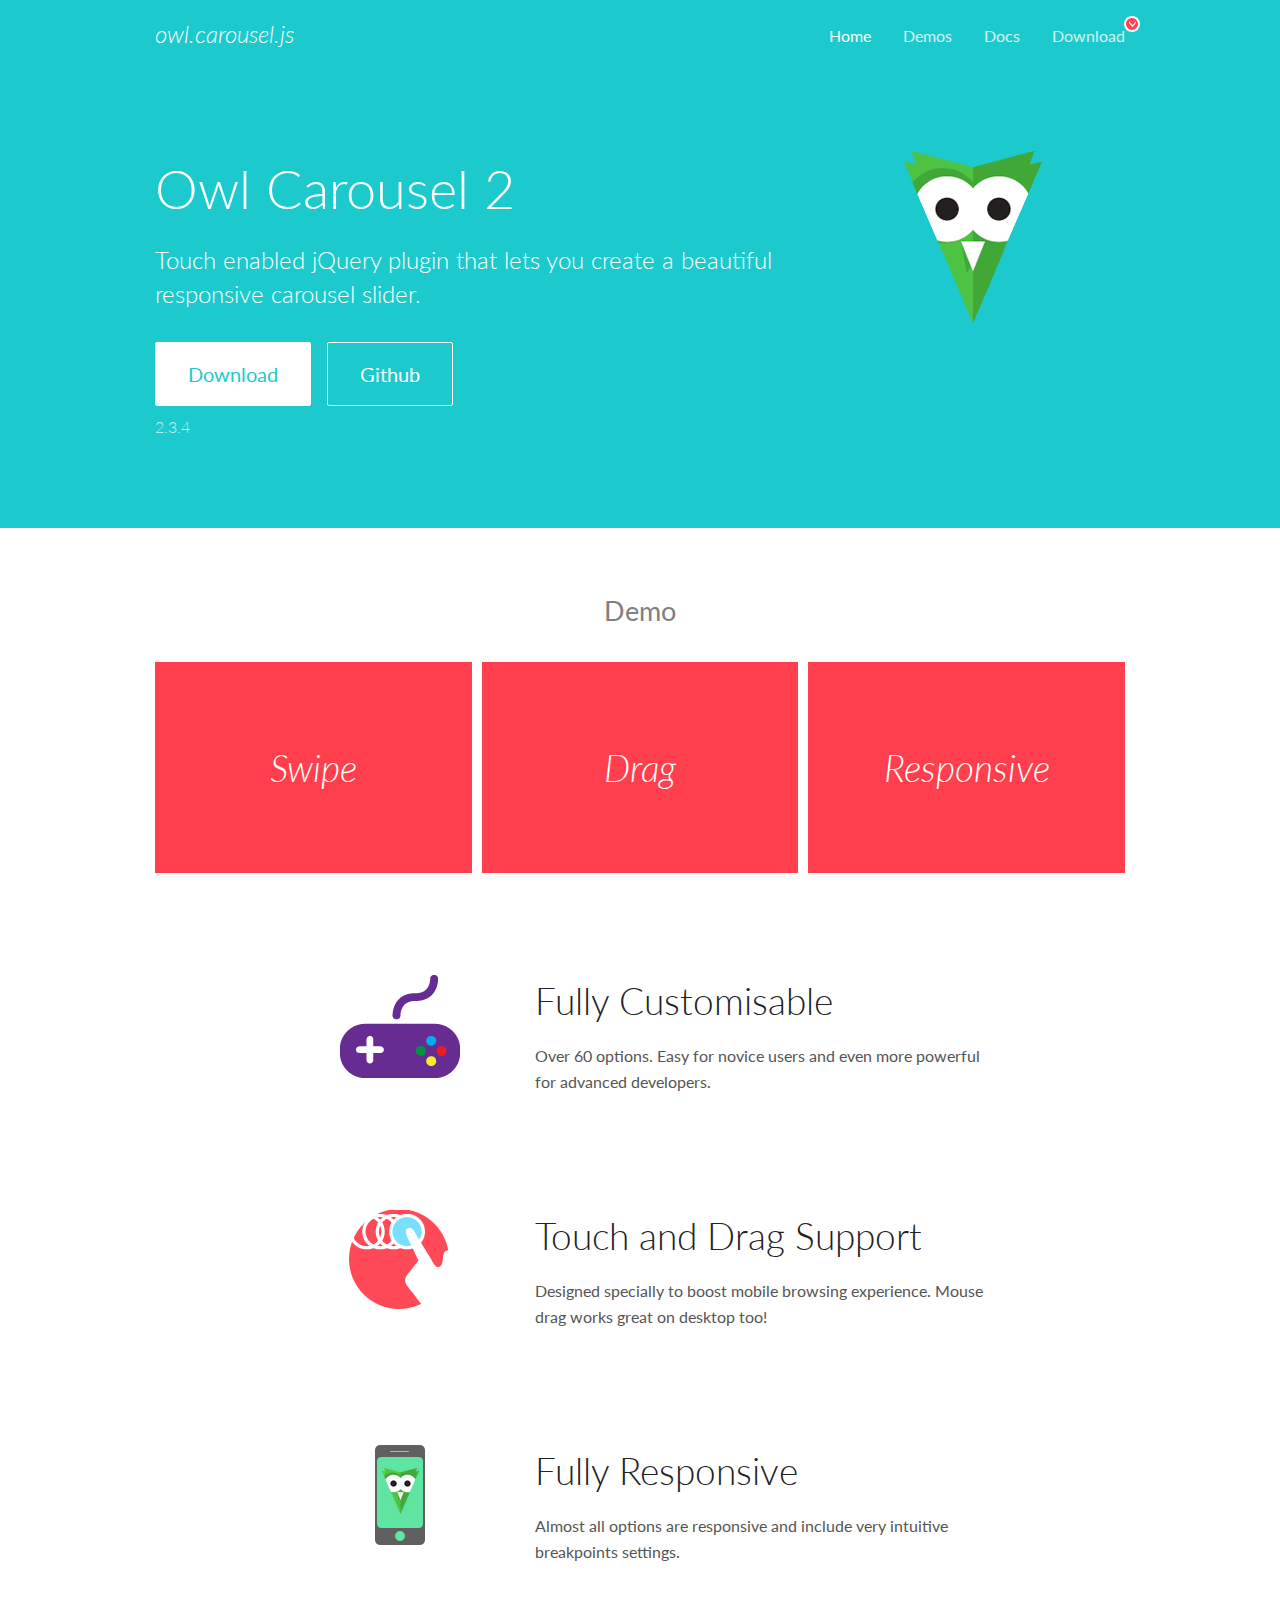
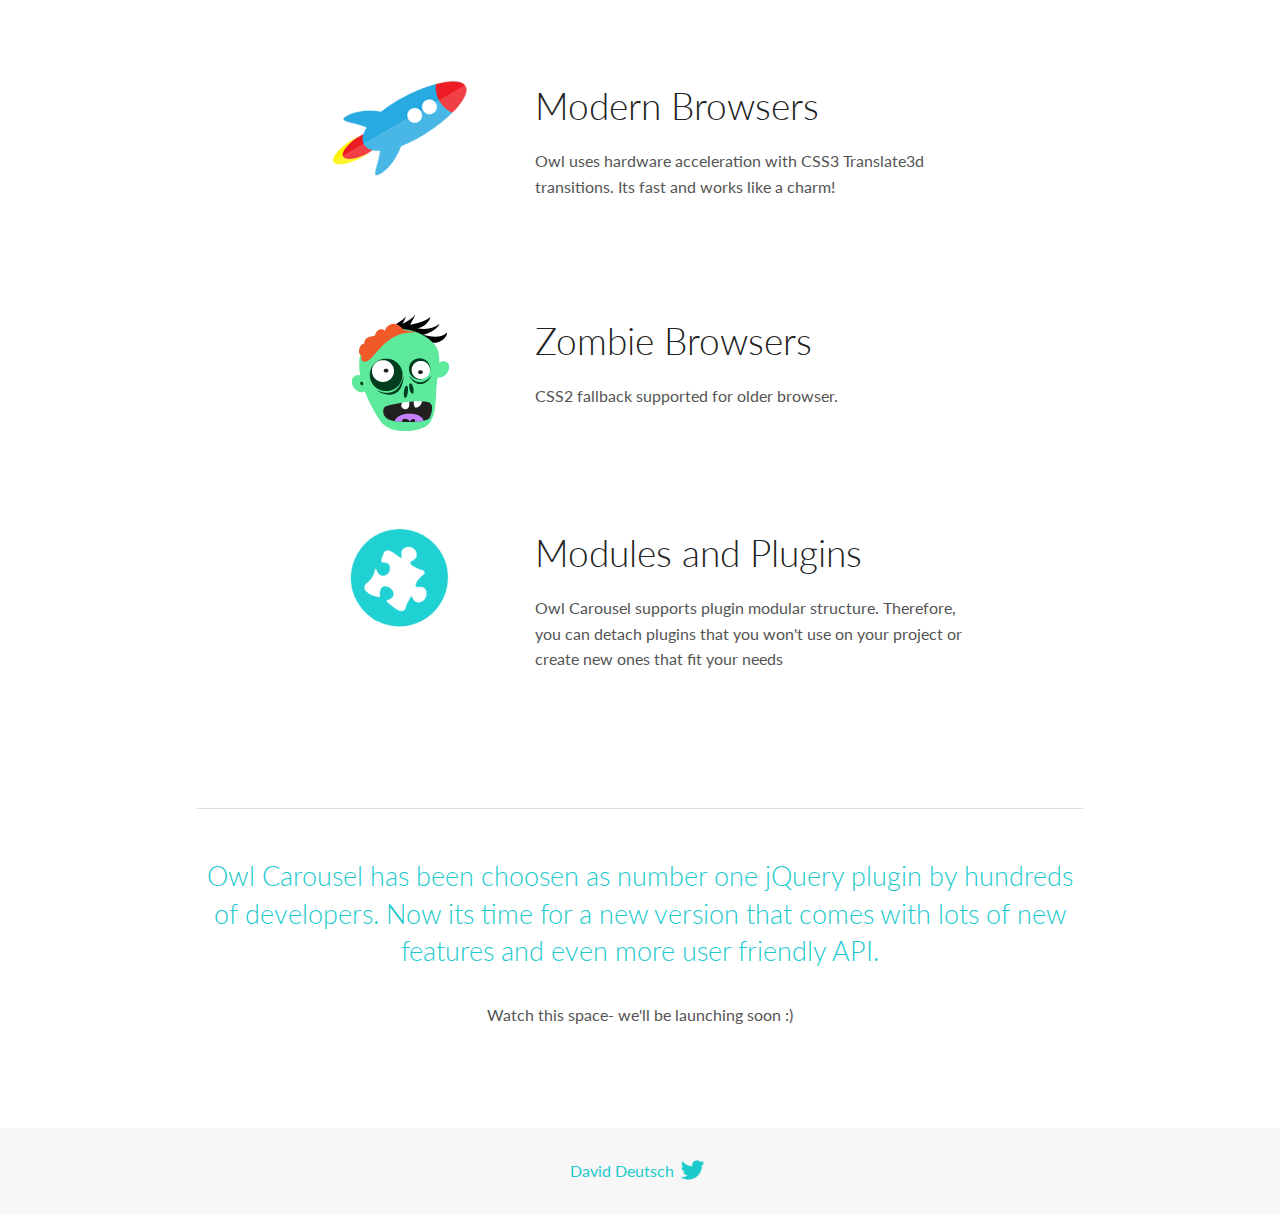
<file: plugin/OwlCarousel/docs/index.html>
<!DOCTYPE html>
<html lang="en">
  <head>

    <!-- head -->
    <meta charset="utf-8">
    <meta name="msapplication-tap-highlight" content="no" />
    <meta name="viewport" content="width=device-width, initial-scale=1.0" />
    <meta name="description" content="Touch enabled jQuery plugin that lets you create beautiful responsive carousel slider.">
    <meta name="author" content="David Deutsch">
    <title>
      Home | Owl Carousel | 2.3.4
    </title>

    <!-- Stylesheets -->
    <link href='https://fonts.googleapis.com/css?family=Lato:300,400,700,400italic,300italic' rel='stylesheet' type='text/css'>
    <link rel="stylesheet" href="assets/css/docs.theme.min.css">

    <!-- Owl Stylesheets -->
    <link rel="stylesheet" href="assets/owlcarousel/assets/owl.carousel.min.css">
    <link rel="stylesheet" href="assets/owlcarousel/assets/owl.theme.default.min.css">

    <!-- HTML5 shim and Respond.js IE8 support of HTML5 elements and media queries -->

    <!--[if lt IE 9]>
      <script src="https://oss.maxcdn.com/libs/html5shiv/3.7.0/html5shiv.js"></script>
      <script src="https://oss.maxcdn.com/libs/respond.js/1.3.0/respond.min.js"></script>
    <![endif]-->

    <!-- Favicons -->
    <link rel="apple-touch-icon-precomposed" sizes="144x144" href="assets/ico/apple-touch-icon-144-precomposed.png">
    <link rel="shortcut icon" href="assets/ico/favicon.png">
    <link rel="shortcut icon" href="favicon.ico">

    <!-- Yeah i know js should not be in header. Its required for demos.-->

    <!-- javascript -->
    <script src="assets/vendors/jquery.min.js"></script>
    <script src="assets/owlcarousel/owl.carousel.js"></script>
  </head>
  <body>

    <!-- header -->
    <header class="header">
      <div class="row">
        <div class="large-12 columns">
          <div class="brand left">
            <h3>
              <a href="/OwlCarousel2/">owl.carousel.js</a> 
            </h3>
          </div>
          <a id="toggle-nav" class="right">
            <span></span> <span></span> <span></span> 
          </a> 
          <div class="nav-bar">
            <ul class="clearfix">
              <li class="active">
                <a href="/OwlCarousel2/index.html">Home</a> 
              </li>
              <li> <a href="/OwlCarousel2/demos/demos.html">Demos</a>  </li>
              <li> <a href="/OwlCarousel2/docs/started-welcome.html">Docs</a>  </li>
              <li>
                <a href="https://github.com/OwlCarousel2/OwlCarousel2/archive/2.3.4.zip">Download</a> 
                <span class="download"></span> 
              </li>
            </ul>
          </div>
        </div>
      </div>
    </header>

    <!-- home panel -->
    <section id="hero">
      <div class="row">
        <div class="large-8 medium-8 columns">
          <h1>Owl Carousel 2</h1>
          <h4>Touch enabled jQuery plugin that lets you create a beautiful responsive carousel slider.</h4>
          <a href="https://github.com/OwlCarousel2/OwlCarousel2/archive/2.3.4.zip" class="hero-button">Download</a> 
          <a href="https://github.com/OwlCarousel2/OwlCarousel2" class="hero-button outline">Github</a> 
          <p>2.3.4</p>
        </div>
        <div class="large-4 medium-4 columns">
          <img class="owl-logo" src="assets/img/owl-logo.png" alt="mr. Owl">
        </div>
      </div>
    </section>

    <!-- body -->
    <div class="home-demo">
      <div class="row">
        <div class="large-12 columns">
          <h3>Demo</h3>
          <div class="owl-carousel">
            <div class="item">
              <h2>Swipe</h2>
            </div>
            <div class="item">
              <h2>Drag</h2>
            </div>
            <div class="item">
              <h2>Responsive</h2>
            </div>
            <div class="item">
              <h2>CSS3</h2>
            </div>
            <div class="item">
              <h2>Fast</h2>
            </div>
            <div class="item">
              <h2>Easy</h2>
            </div>
            <div class="item">
              <h2>Free</h2>
            </div>
            <div class="item">
              <h2>Upgradable</h2>
            </div>
            <div class="item">
              <h2>Tons of options</h2>
            </div>
            <div class="item">
              <h2>Infinity</h2>
            </div>
            <div class="item">
              <h2>Auto Width</h2>
            </div>
          </div>
        </div>
      </div>
    </div>
    <script>
      var owl = $('.owl-carousel');
      owl.owlCarousel({
        margin: 10,
        loop: true,
        responsive: {
          0: {
            items: 1
          },
          600: {
            items: 2
          },
          1000: {
            items: 3
          }
        }
      })
    </script>

    <!-- features -->
    <div id="features">
      <div class="row">
        <div class="small-12 medium-9 small-centered columns">
          <section class="row feature">
            <div class="medium-4 small-12 columns">
              <img src="assets/img/feature-options.png" alt="">
            </div>
            <div class="medium-8 small-12 columns">
              <h2>Fully Customisable</h2>
              <p>Over 60 options. Easy for novice users and even more powerful for advanced developers.</p>
            </div>
          </section>
          <section class="row feature">
            <div class="medium-4 small-12 columns">
              <img src="assets/img/feature-drag.png" alt="">
            </div>
            <div class="medium-8 small-12 columns">
              <h2>Touch and Drag Support</h2>
              <p>Designed specially to boost mobile browsing experience. Mouse drag works great on desktop too!</p>
            </div>
          </section>
          <section class="row feature">
            <div class="medium-4 small-12 columns">
              <img src="assets/img/feature-responsive.png" alt="">
            </div>
            <div class="medium-8 small-12 columns">
              <h2>Fully Responsive</h2>
              <p>Almost all options are responsive and include very intuitive breakpoints settings.</p>
            </div>
          </section>
          <section class="row feature">
            <div class="medium-4 small-12 columns">
              <img src="assets/img/feature-modern.png" alt="">
            </div>
            <div class="medium-8 small-12 columns">
              <h2>Modern Browsers</h2>
              <p>Owl uses hardware acceleration with CSS3 Translate3d transitions. Its fast and works like a charm! </p>
            </div>
          </section>
          <section class="row feature">
            <div class="medium-4 small-12 columns">
              <img src="assets/img/feature-zombie.png" alt="">
            </div>
            <div class="medium-8 small-12 columns">
              <h2>Zombie Browsers</h2>
              <p>CSS2 fallback supported for older browser.</p>
            </div>
          </section>
          <section class="row feature">
            <div class="medium-4 small-12 columns">
              <img src="assets/img/feature-module.png" alt="">
            </div>
            <div class="medium-8 small-12 columns">
              <h2>Modules and Plugins</h2>
              <p>Owl Carousel supports plugin modular structure. Therefore, you can detach plugins that you won&#x27;t use on your project or create new ones that fit your needs</p>
            </div>
          </section>
        </div>
      </div>
    </div>

    <!-- footer -->
    <section id="teaser-text">
      <div class="row">
        <div class="small-12 medium-11 small-centered columns">
          <hr>
          <h3 id="owl-carousel-has-been-choosen-as-number-one-jquery-plugin-by-hundreds-of-developers-now-its-time-for-a-new-version-that-comes-with-lots-of-new-features-and-even-more-user-friendly-api-">Owl Carousel has been choosen as number one jQuery plugin by hundreds of developers. Now its time for a new version that comes with lots of new features and even more user friendly API.</h3>
          <p>Watch this space- we&#39;ll be launching soon :)</p>
        </div>
      </div>
    </section>

    <!-- footer -->
    <footer class="footer">
      <div class="row">
        <div class="large-12 columns">
          <h5>
            <a href="/OwlCarousel2/docs/support-contact.html">David Deutsch</a> 
            <a id="custom-tweet-button" href="https://twitter.com/share?url=https://github.com/OwlCarousel2/OwlCarousel2&text=Owl Carousel - This is so awesome! " target="_blank"></a> 
          </h5>
        </div>
      </div>
    </footer>

    <!-- vendors -->
    <script src="assets/vendors/highlight.js"></script>
    <script src="assets/js/app.js"></script>
  </body>
</html>
</file>
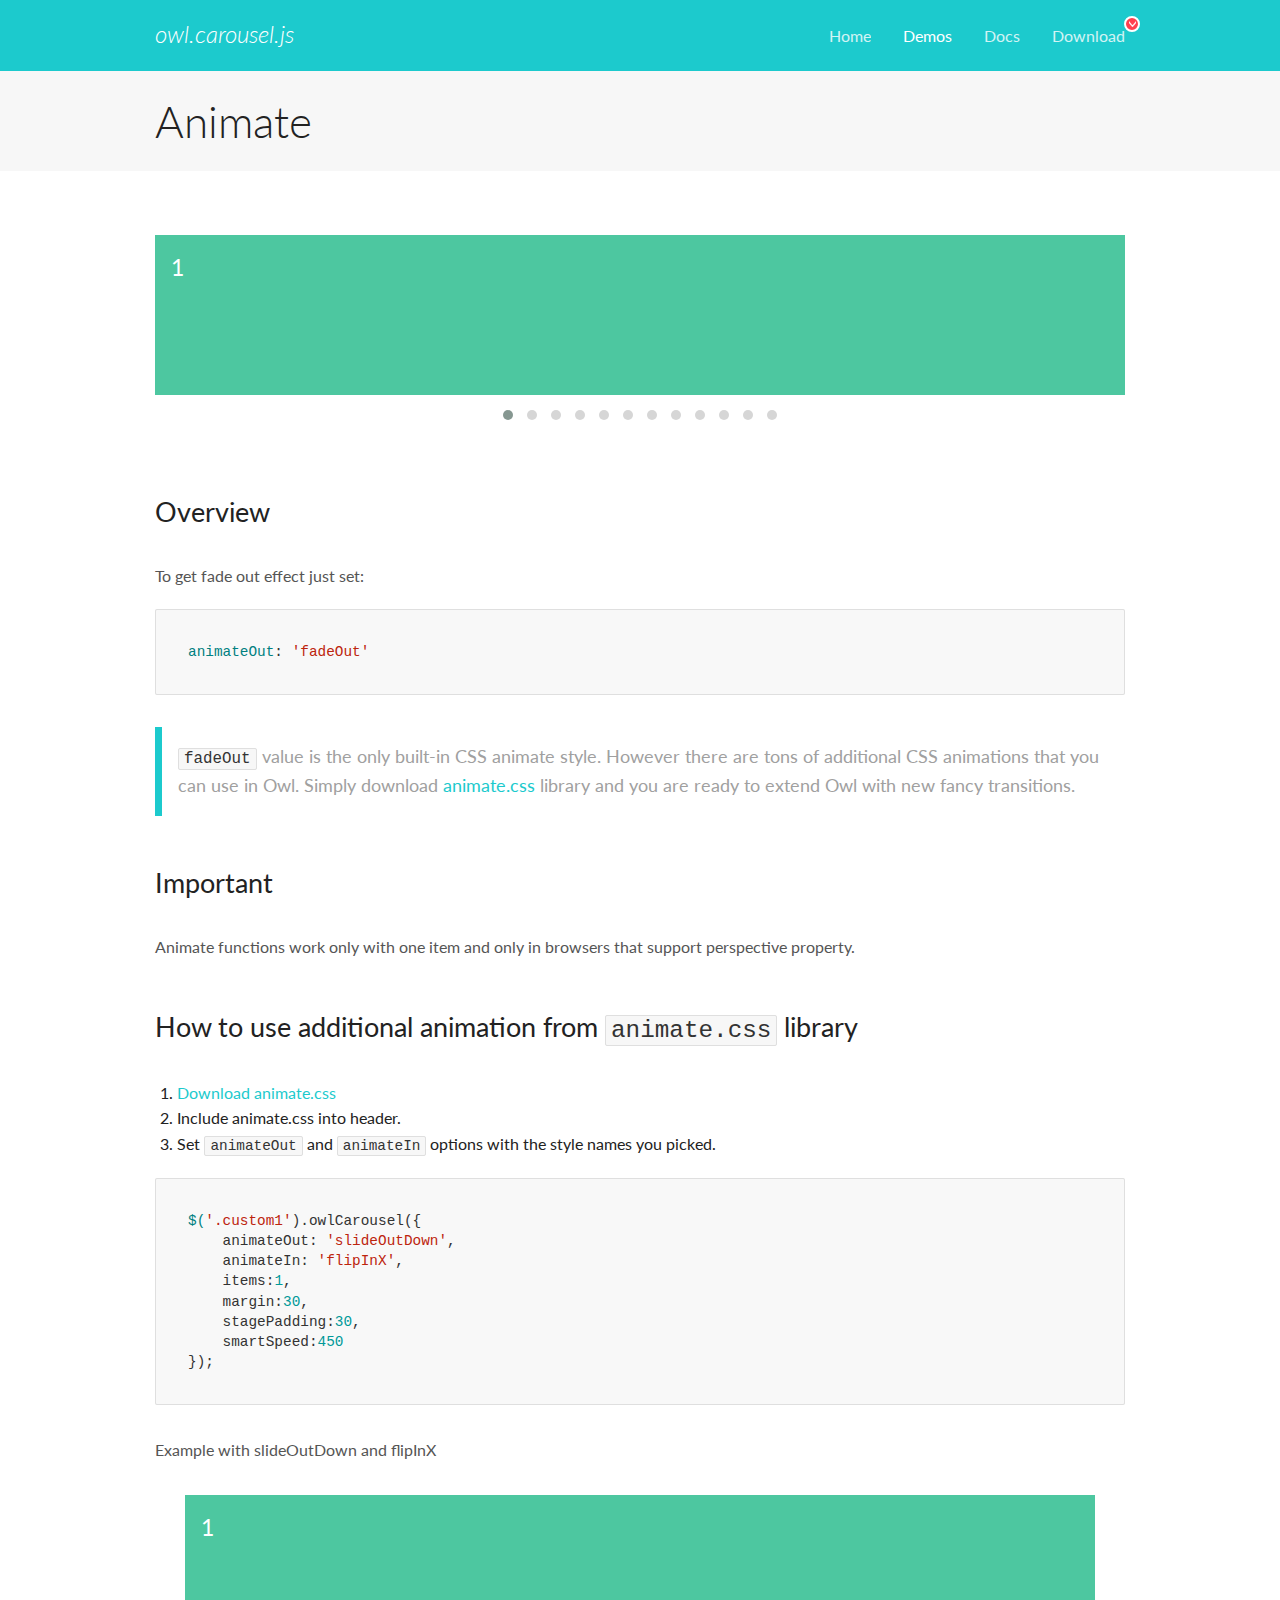
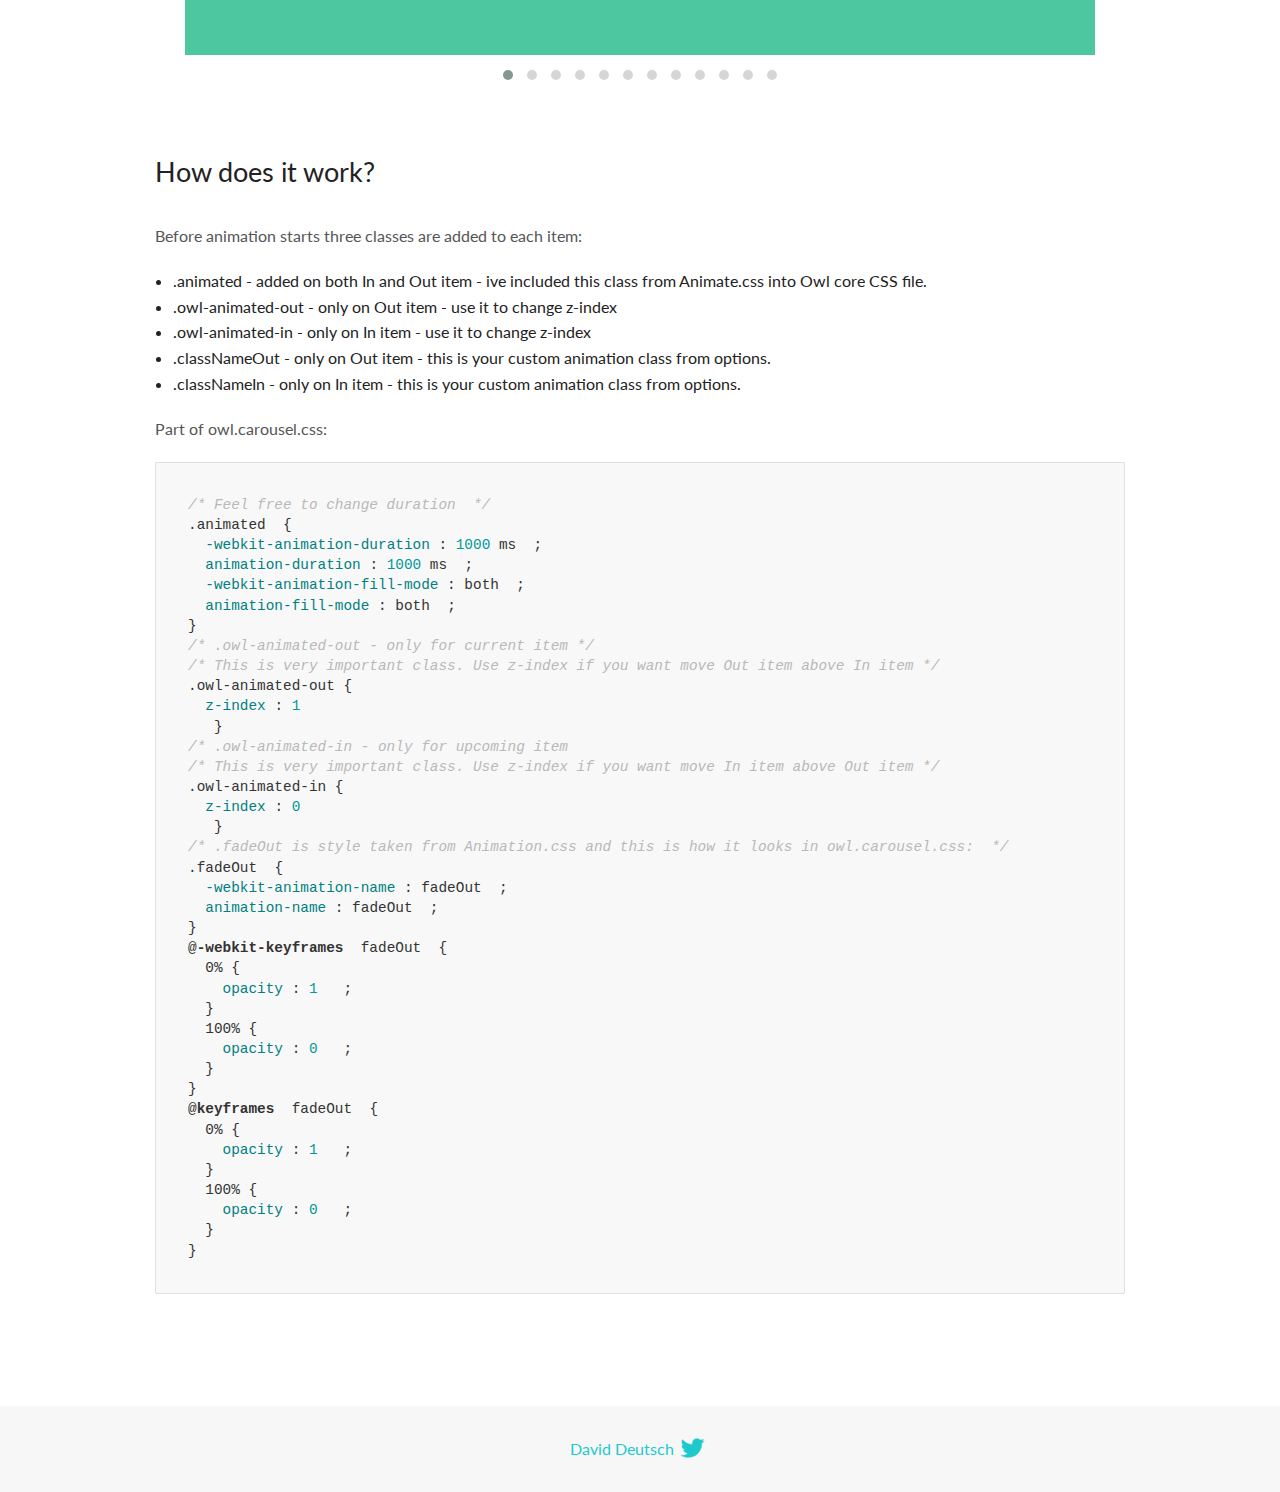
<file: plugin/OwlCarousel/docs/demos/animate.html>
<!DOCTYPE html>
<html lang="en">
  <head>

    <!-- head -->
    <meta charset="utf-8">
    <meta name="msapplication-tap-highlight" content="no" />
    <meta name="viewport" content="width=device-width, initial-scale=1.0" />
    <meta name="description" content="Animate carousel">
    <meta name="author" content="David Deutsch">
    <title>
      Animate Demo | Owl Carousel | 2.3.4
    </title>

    <!-- Stylesheets -->
    <link href='https://fonts.googleapis.com/css?family=Lato:300,400,700,400italic,300italic' rel='stylesheet' type='text/css'>
    <link rel="stylesheet" href="../assets/css/docs.theme.min.css">

    <!-- Owl Stylesheets -->
    <link rel="stylesheet" href="../assets/owlcarousel/assets/owl.carousel.min.css">
    <link rel="stylesheet" href="../assets/owlcarousel/assets/owl.theme.default.min.css">

    <!-- HTML5 shim and Respond.js IE8 support of HTML5 elements and media queries -->

    <!--[if lt IE 9]>
      <script src="https://oss.maxcdn.com/libs/html5shiv/3.7.0/html5shiv.js"></script>
      <script src="https://oss.maxcdn.com/libs/respond.js/1.3.0/respond.min.js"></script>
    <![endif]-->

    <!-- Favicons -->
    <link rel="apple-touch-icon-precomposed" sizes="144x144" href="../assets/ico/apple-touch-icon-144-precomposed.png">
    <link rel="shortcut icon" href="../assets/ico/favicon.png">
    <link rel="shortcut icon" href="favicon.ico">

    <!-- Yeah i know js should not be in header. Its required for demos.-->

    <!-- javascript -->
    <script src="../assets/vendors/jquery.min.js"></script>
    <script src="../assets/owlcarousel/owl.carousel.js"></script>
  </head>
  <body>

    <!-- header -->
    <header class="header">
      <div class="row">
        <div class="large-12 columns">
          <div class="brand left">
            <h3>
              <a href="/OwlCarousel2/">owl.carousel.js</a> 
            </h3>
          </div>
          <a id="toggle-nav" class="right">
            <span></span> <span></span> <span></span> 
          </a> 
          <div class="nav-bar">
            <ul class="clearfix">
              <li> <a href="/OwlCarousel2/index.html">Home</a>  </li>
              <li class="active">
                <a href="/OwlCarousel2/demos/demos.html">Demos</a> 
              </li>
              <li> <a href="/OwlCarousel2/docs/started-welcome.html">Docs</a>  </li>
              <li>
                <a href="https://github.com/OwlCarousel2/OwlCarousel2/archive/2.3.4.zip">Download</a> 
                <span class="download"></span> 
              </li>
            </ul>
          </div>
        </div>
      </div>
    </header>

    <!-- title -->
    <section class="title">
      <div class="row">
        <div class="large-12 columns">
          <h1>Animate</h1>
        </div>
      </div>
    </section>

    <!--  Demos -->
    <section id="demos">
      <div class="row">
        <div class="large-12 columns">
          <div class="fadeOut owl-carousel owl-theme">
            <div class="item">
              <h4>1</h4>
            </div>
            <div class="item">
              <h4>2</h4>
            </div>
            <div class="item">
              <h4>3</h4>
            </div>
            <div class="item">
              <h4>4</h4>
            </div>
            <div class="item">
              <h4>5</h4>
            </div>
            <div class="item">
              <h4>6</h4>
            </div>
            <div class="item">
              <h4>7</h4>
            </div>
            <div class="item">
              <h4>8</h4>
            </div>
            <div class="item">
              <h4>9</h4>
            </div>
            <div class="item">
              <h4>10</h4>
            </div>
            <div class="item">
              <h4>11</h4>
            </div>
            <div class="item">
              <h4>12</h4>
            </div>
          </div>
          <h3 id="overview">Overview</h3>
          <p>To get fade out effect just set:</p>
          <pre><code>animateOut: &#39;fadeOut&#39;</code></pre>
          <blockquote>
            <p><code>fadeOut</code> value is the only built-in CSS animate style. However there are tons of additional CSS animations that you can use in Owl. Simply download
              <a href="https://daneden.github.io/animate.css/">animate.css</a>  library and you are ready to extend Owl with new fancy transitions.</p>
          </blockquote>
          <h3 id="important">Important</h3>
          <p>Animate functions work only with one item and only in browsers that support perspective property.</p>
          <h3 id="how-to-use-additional-animation-from-animate-css-library">How to use additional animation from <code>animate.css</code> library</h3>
          <ol>
            <li> <a href="https://daneden.github.io/animate.css/">Download animate.css</a>  </li>
            <li>Include animate.css into header.</li>
            <li>Set <code>animateOut</code> and <code>animateIn</code> options with the style names you picked.</li>
          </ol>
          <pre><code>$(&#39;.custom1&#39;).owlCarousel({
    animateOut: &#39;slideOutDown&#39;,
    animateIn: &#39;flipInX&#39;,
    items:1,
    margin:30,
    stagePadding:30,
    smartSpeed:450
});</code></pre>
          <p>Example with slideOutDown and flipInX</p>
          <div class="custom1 owl-carousel owl-theme">
            <div class="item">
              <h4>1</h4>
            </div>
            <div class="item">
              <h4>2</h4>
            </div>
            <div class="item">
              <h4>3</h4>
            </div>
            <div class="item">
              <h4>4</h4>
            </div>
            <div class="item">
              <h4>5</h4>
            </div>
            <div class="item">
              <h4>6</h4>
            </div>
            <div class="item">
              <h4>7</h4>
            </div>
            <div class="item">
              <h4>8</h4>
            </div>
            <div class="item">
              <h4>9</h4>
            </div>
            <div class="item">
              <h4>10</h4>
            </div>
            <div class="item">
              <h4>11</h4>
            </div>
            <div class="item">
              <h4>12</h4>
            </div>
          </div>
          <h3 id="how-does-it-work-">How does it work?</h3>
          <p>Before animation starts three classes are added to each item:</p>
          <ul>
            <li>.animated - added on both In and Out item - ive included this class from Animate.css into Owl core CSS file.</li>
            <li>.owl-animated-out - only on Out item - use it to change z-index</li>
            <li>.owl-animated-in - only on In item - use it to change z-index</li>
            <li>.classNameOut - only on Out item - this is your custom animation class from options.</li>
            <li>.classNameIn - only on In item - this is your custom animation class from options.</li>
          </ul>
          <p>Part of owl.carousel.css:</p>
          <pre><code class="language-css"><span class="comment">/* Feel free to change duration  */</span> 
<span class="class">.animated</span>  <span class="rules">{
  <span class="rule"><span class="attribute">-webkit-animation-duration</span> :<span class="value"> <span class="number">1000</span> ms</span> </span> ;
  <span class="rule"><span class="attribute">animation-duration</span> :<span class="value"> <span class="number">1000</span> ms</span> </span> ;
  <span class="rule"><span class="attribute">-webkit-animation-fill-mode</span> :<span class="value"> both</span> </span> ;
  <span class="rule"><span class="attribute">animation-fill-mode</span> :<span class="value"> both</span> </span> ;
<span class="rule">}</span> </span> 
<span class="comment">/* .owl-animated-out - only for current item */</span> 
<span class="comment">/* This is very important class. Use z-index if you want move Out item above In item */</span> 
<span class="class">.owl-animated-out</span> <span class="rules">{
  <span class="rule"><span class="attribute">z-index</span> :<span class="value"> <span class="number">1</span> 
</span> </span> </span> }
<span class="comment">/* .owl-animated-in - only for upcoming item
/* This is very important class. Use z-index if you want move In item above Out item */</span> 
<span class="class">.owl-animated-in</span> <span class="rules">{
  <span class="rule"><span class="attribute">z-index</span> :<span class="value"> <span class="number">0</span> 
</span> </span> </span> }
<span class="comment">/* .fadeOut is style taken from Animation.css and this is how it looks in owl.carousel.css:  */</span> 
<span class="class">.fadeOut</span>  <span class="rules">{
  <span class="rule"><span class="attribute">-webkit-animation-name</span> :<span class="value"> fadeOut</span> </span> ;
  <span class="rule"><span class="attribute">animation-name</span> :<span class="value"> fadeOut</span> </span> ;
<span class="rule">}</span> </span> 
<span class="at_rule">@<span class="keyword">-webkit-keyframes</span>  fadeOut </span> {
  0% <span class="rules">{
    <span class="rule"><span class="attribute">opacity</span> :<span class="value"> <span class="number">1</span> </span> </span> ;
  <span class="rule">}</span> </span> 
  100% <span class="rules">{
    <span class="rule"><span class="attribute">opacity</span> :<span class="value"> <span class="number">0</span> </span> </span> ;
  <span class="rule">}</span> </span> 
}
<span class="at_rule">@<span class="keyword">keyframes</span>  fadeOut </span> {
  0% <span class="rules">{
    <span class="rule"><span class="attribute">opacity</span> :<span class="value"> <span class="number">1</span> </span> </span> ;
  <span class="rule">}</span> </span> 
  100% <span class="rules">{
    <span class="rule"><span class="attribute">opacity</span> :<span class="value"> <span class="number">0</span> </span> </span> ;
  <span class="rule">}</span> </span> 
}</code></pre>
          <link rel="stylesheet" href="../assets/css/animate.css">
          <script>
            jQuery(document).ready(function($) {
              $('.fadeOut').owlCarousel({
                items: 1,
                animateOut: 'fadeOut',
                loop: true,
                margin: 10,
              });
              $('.custom1').owlCarousel({
                animateOut: 'slideOutDown',
                animateIn: 'flipInX',
                items: 1,
                margin: 30,
                stagePadding: 30,
                smartSpeed: 450
              });
            });
          </script>
        </div>
      </div>
    </section>

    <!-- footer -->
    <footer class="footer">
      <div class="row">
        <div class="large-12 columns">
          <h5>
            <a href="/OwlCarousel2/docs/support-contact.html">David Deutsch</a> 
            <a id="custom-tweet-button" href="https://twitter.com/share?url=https://github.com/OwlCarousel2/OwlCarousel2&text=Owl Carousel - This is so awesome! " target="_blank"></a> 
          </h5>
        </div>
      </div>
    </footer>

    <!-- vendors -->
    <script src="../assets/vendors/highlight.js"></script>
    <script src="../assets/js/app.js"></script>
  </body>
</html>
</file>
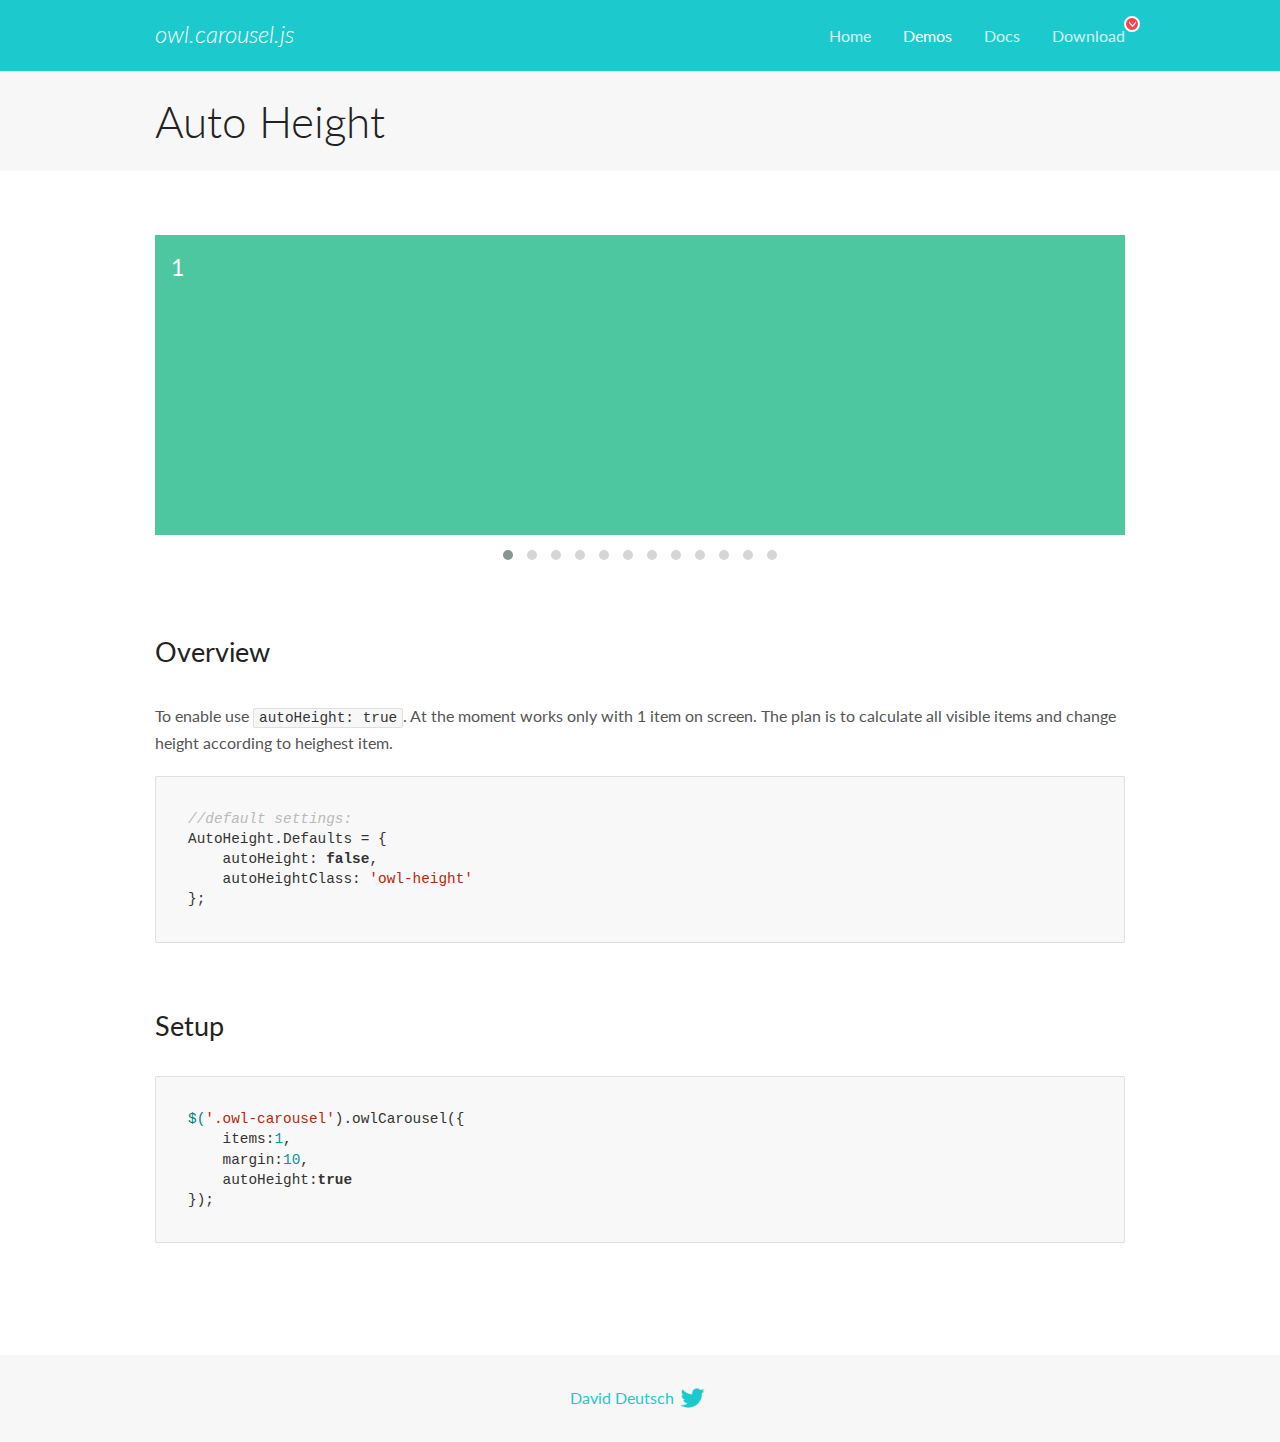
<file: plugin/OwlCarousel/docs/demos/autoheight.html>
<!DOCTYPE html>
<html lang="en">
  <head>

    <!-- head -->
    <meta charset="utf-8">
    <meta name="msapplication-tap-highlight" content="no" />
    <meta name="viewport" content="width=device-width, initial-scale=1.0" />
    <meta name="description" content="autoHeight usage demo">
    <meta name="author" content="David Deutsch">
    <title>
      Auto Height Demo | Owl Carousel | 2.3.4
    </title>

    <!-- Stylesheets -->
    <link href='https://fonts.googleapis.com/css?family=Lato:300,400,700,400italic,300italic' rel='stylesheet' type='text/css'>
    <link rel="stylesheet" href="../assets/css/docs.theme.min.css">

    <!-- Owl Stylesheets -->
    <link rel="stylesheet" href="../assets/owlcarousel/assets/owl.carousel.min.css">
    <link rel="stylesheet" href="../assets/owlcarousel/assets/owl.theme.default.min.css">

    <!-- HTML5 shim and Respond.js IE8 support of HTML5 elements and media queries -->

    <!--[if lt IE 9]>
      <script src="https://oss.maxcdn.com/libs/html5shiv/3.7.0/html5shiv.js"></script>
      <script src="https://oss.maxcdn.com/libs/respond.js/1.3.0/respond.min.js"></script>
    <![endif]-->

    <!-- Favicons -->
    <link rel="apple-touch-icon-precomposed" sizes="144x144" href="../assets/ico/apple-touch-icon-144-precomposed.png">
    <link rel="shortcut icon" href="../assets/ico/favicon.png">
    <link rel="shortcut icon" href="favicon.ico">

    <!-- Yeah i know js should not be in header. Its required for demos.-->

    <!-- javascript -->
    <script src="../assets/vendors/jquery.min.js"></script>
    <script src="../assets/owlcarousel/owl.carousel.js"></script>
  </head>
  <body>

    <!-- header -->
    <header class="header">
      <div class="row">
        <div class="large-12 columns">
          <div class="brand left">
            <h3>
              <a href="/OwlCarousel2/">owl.carousel.js</a> 
            </h3>
          </div>
          <a id="toggle-nav" class="right">
            <span></span> <span></span> <span></span> 
          </a> 
          <div class="nav-bar">
            <ul class="clearfix">
              <li> <a href="/OwlCarousel2/index.html">Home</a>  </li>
              <li class="active">
                <a href="/OwlCarousel2/demos/demos.html">Demos</a> 
              </li>
              <li> <a href="/OwlCarousel2/docs/started-welcome.html">Docs</a>  </li>
              <li>
                <a href="https://github.com/OwlCarousel2/OwlCarousel2/archive/2.3.4.zip">Download</a> 
                <span class="download"></span> 
              </li>
            </ul>
          </div>
        </div>
      </div>
    </header>

    <!-- title -->
    <section class="title">
      <div class="row">
        <div class="large-12 columns">
          <h1>Auto Height</h1>
        </div>
      </div>
    </section>

    <!--  Demos -->
    <section id="demos">
      <div class="row">
        <div class="large-12 columns">
          <div class="owl-carousel owl-theme">
            <div class="item" style="height:300px">
              <h4>1</h4>
            </div>
            <div class="item" style="height:100px">
              <h4>2</h4>
            </div>
            <div class="item" style="height:500px">
              <h4>3</h4>
            </div>
            <div class="item" style="height:250px">
              <h4>4</h4>
            </div>
            <div class="item" style="height:400px">
              <h4>5</h4>
            </div>
            <div class="item" style="height:500px">
              <h4>6</h4>
            </div>
            <div class="item" style="height:600px">
              <h4>7</h4>
            </div>
            <div class="item" style="height:400px">
              <h4>8</h4>
            </div>
            <div class="item" style="height:300px">
              <h4>9</h4>
            </div>
            <div class="item" style="height:350px">
              <h4>10</h4>
            </div>
            <div class="item" style="height:200px">
              <h4>11</h4>
            </div>
            <div class="item" style="height:150px">
              <h4>12</h4>
            </div>
          </div>
          <h3 id="overview">Overview</h3>
          <p>To enable use <code>autoHeight: true</code>. At the moment works only with 1 item on screen. The plan is to calculate all visible items and change height according to heighest item.</p>
          <pre><code>//default settings:
AutoHeight.Defaults = {
    autoHeight: false,
    autoHeightClass: &#39;owl-height&#39;
};</code></pre>
          <h3 id="setup">Setup</h3>
          <pre><code>$(&#39;.owl-carousel&#39;).owlCarousel({
    items:1,
    margin:10,
    autoHeight:true
});</code></pre>
          <script>
            $(document).ready(function() {
              $('.owl-carousel').owlCarousel({
                items: 1,
                margin: 10,
                autoHeight: true
              });
            })
          </script>
        </div>
      </div>
    </section>

    <!-- footer -->
    <footer class="footer">
      <div class="row">
        <div class="large-12 columns">
          <h5>
            <a href="/OwlCarousel2/docs/support-contact.html">David Deutsch</a> 
            <a id="custom-tweet-button" href="https://twitter.com/share?url=https://github.com/OwlCarousel2/OwlCarousel2&text=Owl Carousel - This is so awesome! " target="_blank"></a> 
          </h5>
        </div>
      </div>
    </footer>

    <!-- vendors -->
    <script src="../assets/vendors/highlight.js"></script>
    <script src="../assets/js/app.js"></script>
  </body>
</html>
</file>
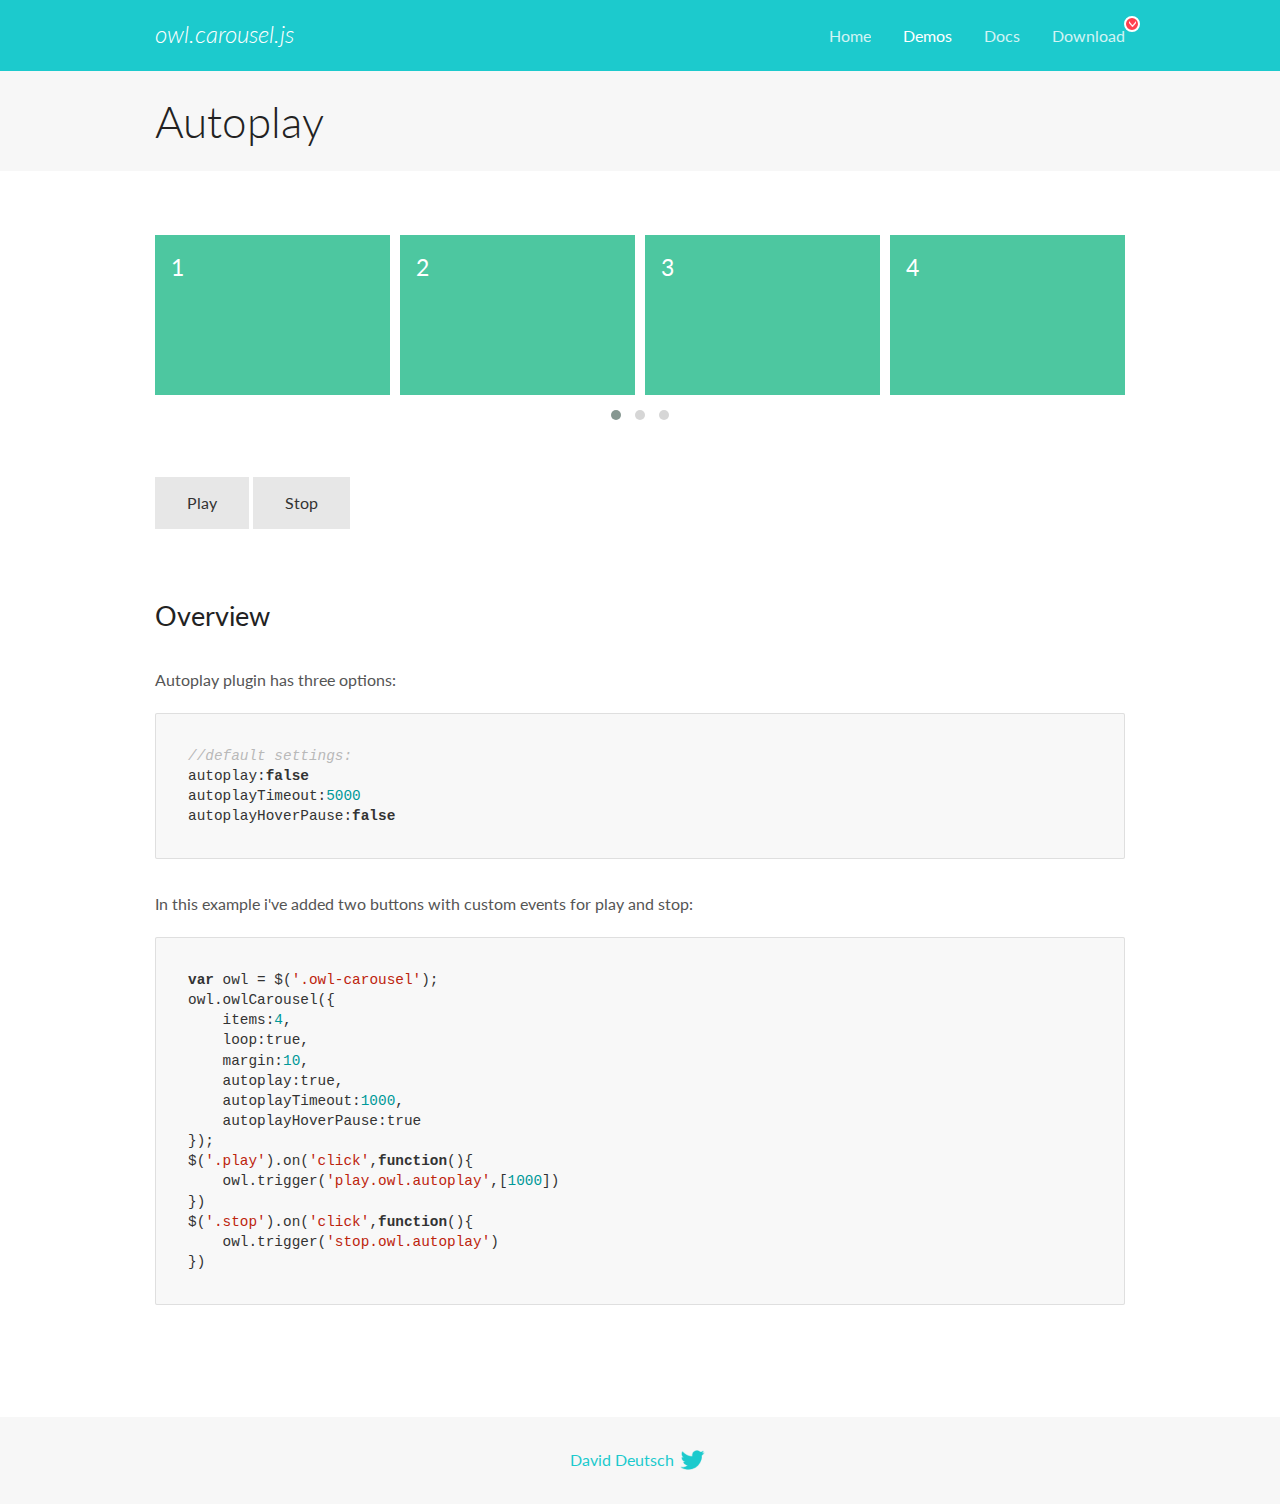
<file: plugin/OwlCarousel/docs/demos/autoplay.html>
<!DOCTYPE html>
<html lang="en">
  <head>

    <!-- head -->
    <meta charset="utf-8">
    <meta name="msapplication-tap-highlight" content="no" />
    <meta name="viewport" content="width=device-width, initial-scale=1.0" />
    <meta name="description" content="Autoplay usage demo">
    <meta name="author" content="David Deutsch">
    <title>
      Autoplay Demo | Owl Carousel | 2.3.4
    </title>

    <!-- Stylesheets -->
    <link href='https://fonts.googleapis.com/css?family=Lato:300,400,700,400italic,300italic' rel='stylesheet' type='text/css'>
    <link rel="stylesheet" href="../assets/css/docs.theme.min.css">

    <!-- Owl Stylesheets -->
    <link rel="stylesheet" href="../assets/owlcarousel/assets/owl.carousel.min.css">
    <link rel="stylesheet" href="../assets/owlcarousel/assets/owl.theme.default.min.css">

    <!-- HTML5 shim and Respond.js IE8 support of HTML5 elements and media queries -->

    <!--[if lt IE 9]>
      <script src="https://oss.maxcdn.com/libs/html5shiv/3.7.0/html5shiv.js"></script>
      <script src="https://oss.maxcdn.com/libs/respond.js/1.3.0/respond.min.js"></script>
    <![endif]-->

    <!-- Favicons -->
    <link rel="apple-touch-icon-precomposed" sizes="144x144" href="../assets/ico/apple-touch-icon-144-precomposed.png">
    <link rel="shortcut icon" href="../assets/ico/favicon.png">
    <link rel="shortcut icon" href="favicon.ico">

    <!-- Yeah i know js should not be in header. Its required for demos.-->

    <!-- javascript -->
    <script src="../assets/vendors/jquery.min.js"></script>
    <script src="../assets/owlcarousel/owl.carousel.js"></script>
  </head>
  <body>

    <!-- header -->
    <header class="header">
      <div class="row">
        <div class="large-12 columns">
          <div class="brand left">
            <h3>
              <a href="/OwlCarousel2/">owl.carousel.js</a> 
            </h3>
          </div>
          <a id="toggle-nav" class="right">
            <span></span> <span></span> <span></span> 
          </a> 
          <div class="nav-bar">
            <ul class="clearfix">
              <li> <a href="/OwlCarousel2/index.html">Home</a>  </li>
              <li class="active">
                <a href="/OwlCarousel2/demos/demos.html">Demos</a> 
              </li>
              <li> <a href="/OwlCarousel2/docs/started-welcome.html">Docs</a>  </li>
              <li>
                <a href="https://github.com/OwlCarousel2/OwlCarousel2/archive/2.3.4.zip">Download</a> 
                <span class="download"></span> 
              </li>
            </ul>
          </div>
        </div>
      </div>
    </header>

    <!-- title -->
    <section class="title">
      <div class="row">
        <div class="large-12 columns">
          <h1>Autoplay</h1>
        </div>
      </div>
    </section>

    <!--  Demos -->
    <section id="demos">
      <div class="row">
        <div class="large-12 columns">
          <div class="owl-carousel owl-theme">
            <div class="item">
              <h4>1</h4>
            </div>
            <div class="item">
              <h4>2</h4>
            </div>
            <div class="item">
              <h4>3</h4>
            </div>
            <div class="item">
              <h4>4</h4>
            </div>
            <div class="item">
              <h4>5</h4>
            </div>
            <div class="item">
              <h4>6</h4>
            </div>
            <div class="item">
              <h4>7</h4>
            </div>
            <div class="item">
              <h4>8</h4>
            </div>
            <div class="item">
              <h4>9</h4>
            </div>
            <div class="item">
              <h4>10</h4>
            </div>
            <div class="item">
              <h4>11</h4>
            </div>
            <div class="item">
              <h4>12</h4>
            </div>
          </div>
          <a class="button secondary play">Play</a> 
          <a class="button secondary stop">Stop</a> 
          <h3 id="overview">Overview</h3>
          <p>Autoplay plugin has three options:</p>
          <pre><code>//default settings:
autoplay:false
autoplayTimeout:5000
autoplayHoverPause:false</code></pre>
          <p>In this example i&#39;ve added two buttons with custom events for play and stop:</p>
          <pre><code>var owl = $(&#39;.owl-carousel&#39;);
owl.owlCarousel({
    items:4,
    loop:true,
    margin:10,
    autoplay:true,
    autoplayTimeout:1000,
    autoplayHoverPause:true
});
$(&#39;.play&#39;).on(&#39;click&#39;,function(){
    owl.trigger(&#39;play.owl.autoplay&#39;,[1000])
})
$(&#39;.stop&#39;).on(&#39;click&#39;,function(){
    owl.trigger(&#39;stop.owl.autoplay&#39;)
})</code></pre>
          <script>
            $(document).ready(function() {
              var owl = $('.owl-carousel');
              owl.owlCarousel({
                items: 4,
                loop: true,
                margin: 10,
                autoplay: true,
                autoplayTimeout: 1000,
                autoplayHoverPause: true
              });
              $('.play').on('click', function() {
                owl.trigger('play.owl.autoplay', [1000])
              })
              $('.stop').on('click', function() {
                owl.trigger('stop.owl.autoplay')
              })
            })
          </script>
        </div>
      </div>
    </section>

    <!-- footer -->
    <footer class="footer">
      <div class="row">
        <div class="large-12 columns">
          <h5>
            <a href="/OwlCarousel2/docs/support-contact.html">David Deutsch</a> 
            <a id="custom-tweet-button" href="https://twitter.com/share?url=https://github.com/OwlCarousel2/OwlCarousel2&text=Owl Carousel - This is so awesome! " target="_blank"></a> 
          </h5>
        </div>
      </div>
    </footer>

    <!-- vendors -->
    <script src="../assets/vendors/highlight.js"></script>
    <script src="../assets/js/app.js"></script>
  </body>
</html>
</file>
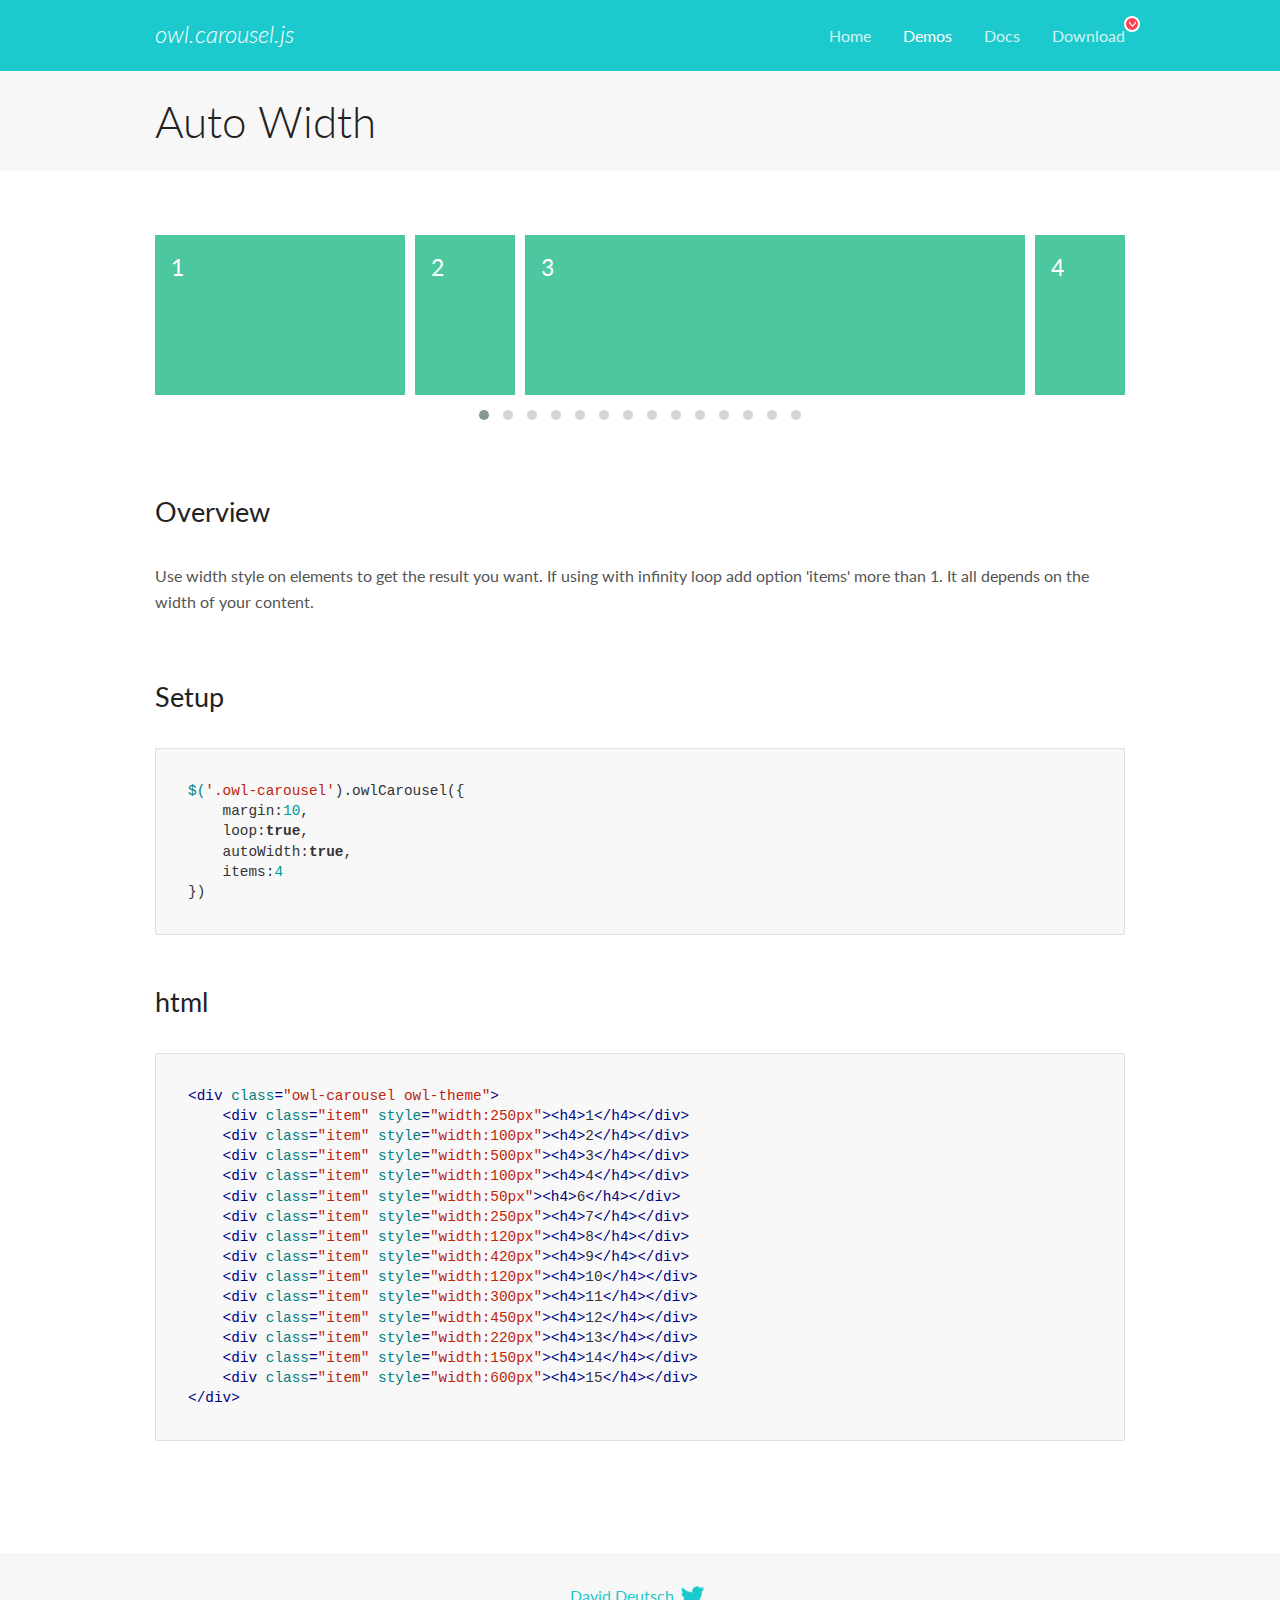
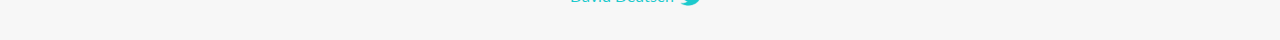
<file: plugin/OwlCarousel/docs/demos/autowidth.html>
<!DOCTYPE html>
<html lang="en">
  <head>

    <!-- head -->
    <meta charset="utf-8">
    <meta name="msapplication-tap-highlight" content="no" />
    <meta name="viewport" content="width=device-width, initial-scale=1.0" />
    <meta name="description" content="Auto Width">
    <meta name="author" content="David Deutsch">
    <title>
      Auto Width Demo | Owl Carousel | 2.3.4
    </title>

    <!-- Stylesheets -->
    <link href='https://fonts.googleapis.com/css?family=Lato:300,400,700,400italic,300italic' rel='stylesheet' type='text/css'>
    <link rel="stylesheet" href="../assets/css/docs.theme.min.css">

    <!-- Owl Stylesheets -->
    <link rel="stylesheet" href="../assets/owlcarousel/assets/owl.carousel.min.css">
    <link rel="stylesheet" href="../assets/owlcarousel/assets/owl.theme.default.min.css">

    <!-- HTML5 shim and Respond.js IE8 support of HTML5 elements and media queries -->

    <!--[if lt IE 9]>
      <script src="https://oss.maxcdn.com/libs/html5shiv/3.7.0/html5shiv.js"></script>
      <script src="https://oss.maxcdn.com/libs/respond.js/1.3.0/respond.min.js"></script>
    <![endif]-->

    <!-- Favicons -->
    <link rel="apple-touch-icon-precomposed" sizes="144x144" href="../assets/ico/apple-touch-icon-144-precomposed.png">
    <link rel="shortcut icon" href="../assets/ico/favicon.png">
    <link rel="shortcut icon" href="favicon.ico">

    <!-- Yeah i know js should not be in header. Its required for demos.-->

    <!-- javascript -->
    <script src="../assets/vendors/jquery.min.js"></script>
    <script src="../assets/owlcarousel/owl.carousel.js"></script>
  </head>
  <body>

    <!-- header -->
    <header class="header">
      <div class="row">
        <div class="large-12 columns">
          <div class="brand left">
            <h3>
              <a href="/OwlCarousel2/">owl.carousel.js</a> 
            </h3>
          </div>
          <a id="toggle-nav" class="right">
            <span></span> <span></span> <span></span> 
          </a> 
          <div class="nav-bar">
            <ul class="clearfix">
              <li> <a href="/OwlCarousel2/index.html">Home</a>  </li>
              <li class="active">
                <a href="/OwlCarousel2/demos/demos.html">Demos</a> 
              </li>
              <li> <a href="/OwlCarousel2/docs/started-welcome.html">Docs</a>  </li>
              <li>
                <a href="https://github.com/OwlCarousel2/OwlCarousel2/archive/2.3.4.zip">Download</a> 
                <span class="download"></span> 
              </li>
            </ul>
          </div>
        </div>
      </div>
    </header>

    <!-- title -->
    <section class="title">
      <div class="row">
        <div class="large-12 columns">
          <h1>Auto Width</h1>
        </div>
      </div>
    </section>

    <!--  Demos -->
    <section id="demos">
      <div class="row">
        <div class="large-12 columns">
          <div class="owl-carousel owl-theme">
            <div class="item" style="width:250px">
              <h4>1</h4>
            </div>
            <div class="item" style="width:100px">
              <h4>2</h4>
            </div>
            <div class="item" style="width:500px">
              <h4>3</h4>
            </div>
            <div class="item" style="width:100px">
              <h4>4</h4>
            </div>
            <div class="item" style="width:50px">
              <h4>6</h4>
            </div>
            <div class="item" style="width:250px">
              <h4>7</h4>
            </div>
            <div class="item" style="width:120px">
              <h4>8</h4>
            </div>
            <div class="item" style="width:420px">
              <h4>9</h4>
            </div>
            <div class="item" style="width:120px">
              <h4>10</h4>
            </div>
            <div class="item" style="width:300px">
              <h4>11</h4>
            </div>
            <div class="item" style="width:450px">
              <h4>12</h4>
            </div>
            <div class="item" style="width:220px">
              <h4>13</h4>
            </div>
            <div class="item" style="width:150px">
              <h4>14</h4>
            </div>
            <div class="item" style="width:600px">
              <h4>15</h4>
            </div>
          </div>
          <h3 id="overview">Overview</h3>
          <p>Use width style on elements to get the result you want. If using with infinity loop add option &#39;items&#39; more than 1. It all depends on the width of your content.</p>
          <h3 id="setup">Setup</h3>
          <pre><code>$(&#39;.owl-carousel&#39;).owlCarousel({
    margin:10,
    loop:true,
    autoWidth:true,
    items:4
})</code></pre>
          <h3 id="html">html</h3>
          <pre><code>&lt;div class=&quot;owl-carousel owl-theme&quot;&gt;
    &lt;div class=&quot;item&quot; style=&quot;width:250px&quot;&gt;&lt;h4&gt;1&lt;/h4&gt;&lt;/div&gt;
    &lt;div class=&quot;item&quot; style=&quot;width:100px&quot;&gt;&lt;h4&gt;2&lt;/h4&gt;&lt;/div&gt;
    &lt;div class=&quot;item&quot; style=&quot;width:500px&quot;&gt;&lt;h4&gt;3&lt;/h4&gt;&lt;/div&gt;
    &lt;div class=&quot;item&quot; style=&quot;width:100px&quot;&gt;&lt;h4&gt;4&lt;/h4&gt;&lt;/div&gt;
    &lt;div class=&quot;item&quot; style=&quot;width:50px&quot;&gt;&lt;h4&gt;6&lt;/h4&gt;&lt;/div&gt;
    &lt;div class=&quot;item&quot; style=&quot;width:250px&quot;&gt;&lt;h4&gt;7&lt;/h4&gt;&lt;/div&gt;
    &lt;div class=&quot;item&quot; style=&quot;width:120px&quot;&gt;&lt;h4&gt;8&lt;/h4&gt;&lt;/div&gt;
    &lt;div class=&quot;item&quot; style=&quot;width:420px&quot;&gt;&lt;h4&gt;9&lt;/h4&gt;&lt;/div&gt;
    &lt;div class=&quot;item&quot; style=&quot;width:120px&quot;&gt;&lt;h4&gt;10&lt;/h4&gt;&lt;/div&gt;
    &lt;div class=&quot;item&quot; style=&quot;width:300px&quot;&gt;&lt;h4&gt;11&lt;/h4&gt;&lt;/div&gt;
    &lt;div class=&quot;item&quot; style=&quot;width:450px&quot;&gt;&lt;h4&gt;12&lt;/h4&gt;&lt;/div&gt;
    &lt;div class=&quot;item&quot; style=&quot;width:220px&quot;&gt;&lt;h4&gt;13&lt;/h4&gt;&lt;/div&gt;
    &lt;div class=&quot;item&quot; style=&quot;width:150px&quot;&gt;&lt;h4&gt;14&lt;/h4&gt;&lt;/div&gt;
    &lt;div class=&quot;item&quot; style=&quot;width:600px&quot;&gt;&lt;h4&gt;15&lt;/h4&gt;&lt;/div&gt;
&lt;/div&gt;</code></pre>
          <script>
            $(document).ready(function() {
              $('.owl-carousel').owlCarousel({
                margin: 10,
                loop: true,
                autoWidth: true,
                items: 4
              })
            })
          </script>
        </div>
      </div>
    </section>

    <!-- footer -->
    <footer class="footer">
      <div class="row">
        <div class="large-12 columns">
          <h5>
            <a href="/OwlCarousel2/docs/support-contact.html">David Deutsch</a> 
            <a id="custom-tweet-button" href="https://twitter.com/share?url=https://github.com/OwlCarousel2/OwlCarousel2&text=Owl Carousel - This is so awesome! " target="_blank"></a> 
          </h5>
        </div>
      </div>
    </footer>

    <!-- vendors -->
    <script src="../assets/vendors/highlight.js"></script>
    <script src="../assets/js/app.js"></script>
  </body>
</html>
</file>
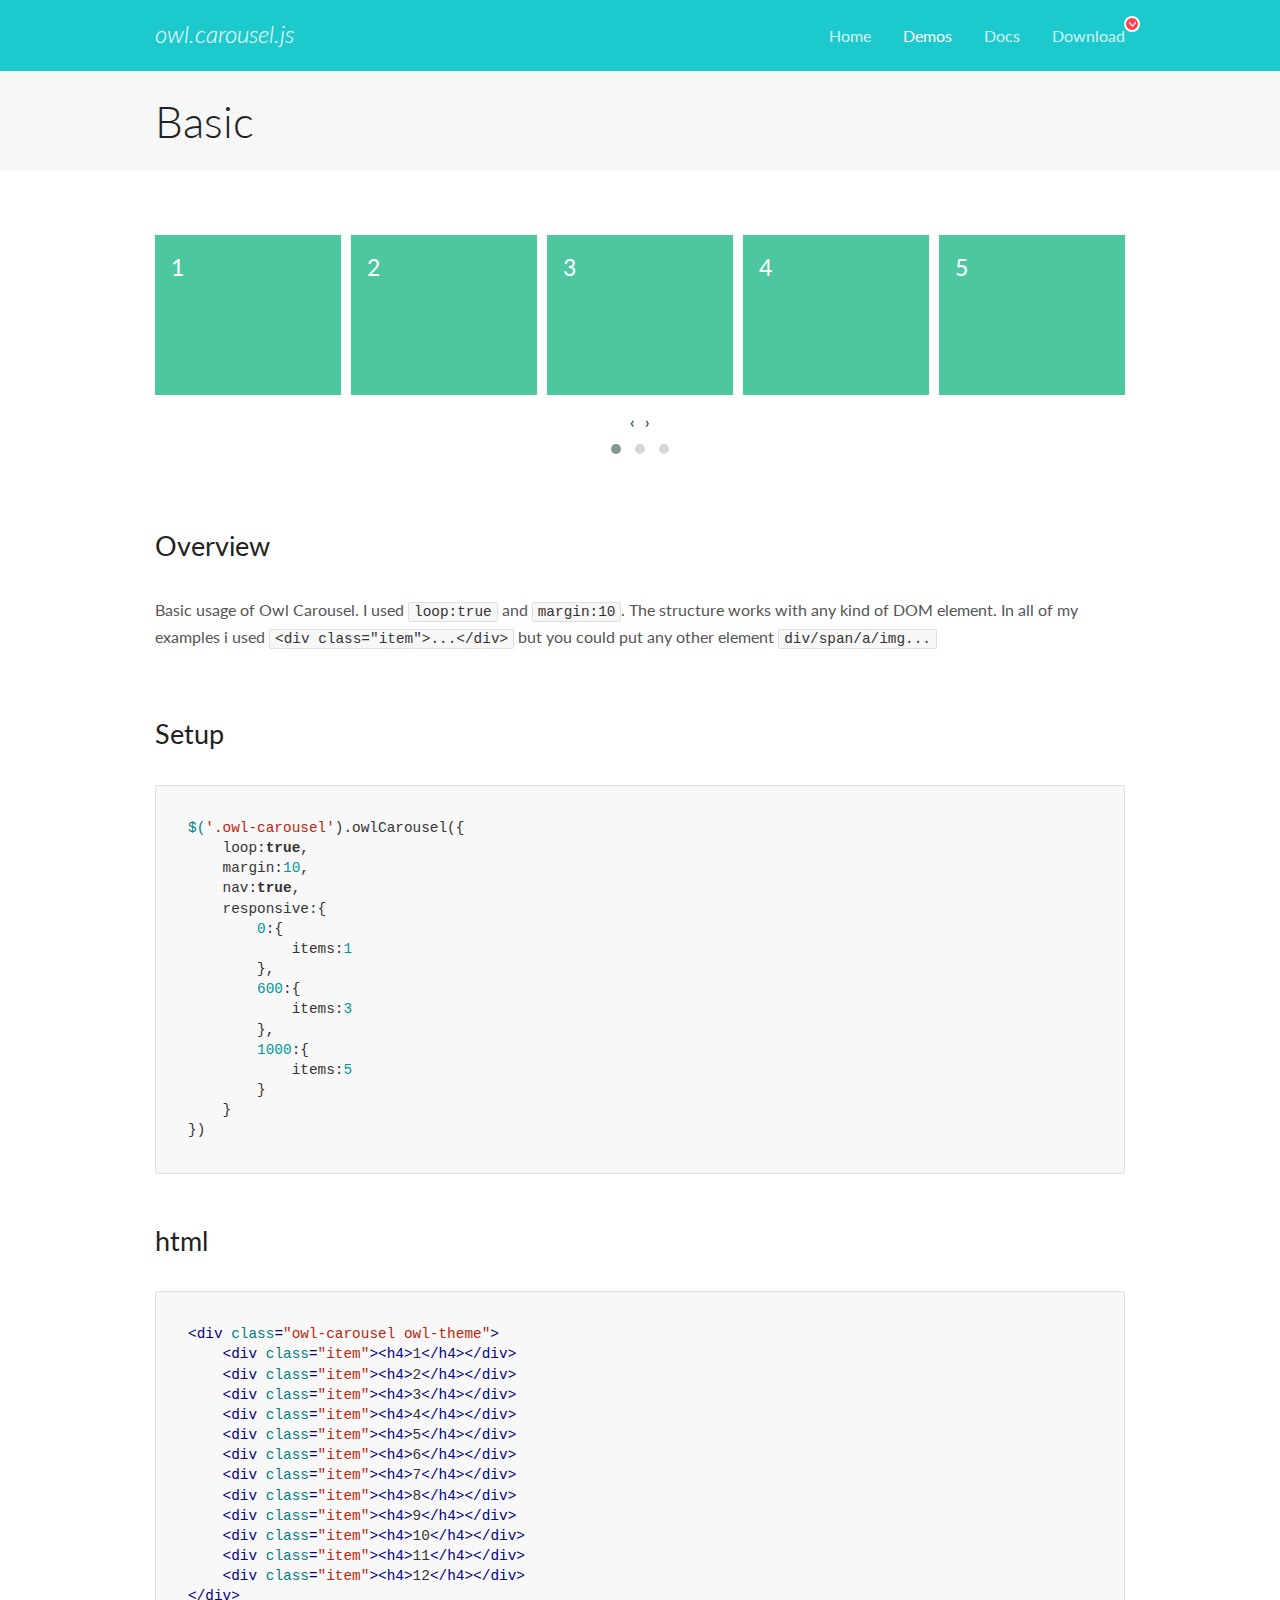
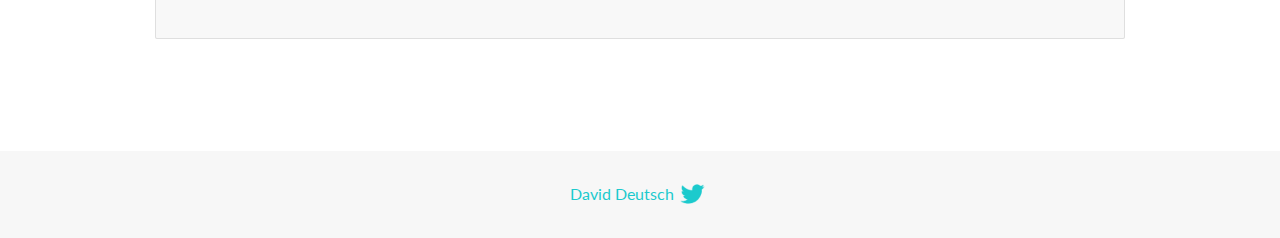
<file: plugin/OwlCarousel/docs/demos/basic.html>
<!DOCTYPE html>
<html lang="en">
  <head>

    <!-- head -->
    <meta charset="utf-8">
    <meta name="msapplication-tap-highlight" content="no" />
    <meta name="viewport" content="width=device-width, initial-scale=1.0" />
    <meta name="description" content="Basic usage demo">
    <meta name="author" content="David Deutsch">
    <title>
      Basic Demo | Owl Carousel | 2.3.4
    </title>

    <!-- Stylesheets -->
    <link href='https://fonts.googleapis.com/css?family=Lato:300,400,700,400italic,300italic' rel='stylesheet' type='text/css'>
    <link rel="stylesheet" href="../assets/css/docs.theme.min.css">

    <!-- Owl Stylesheets -->
    <link rel="stylesheet" href="../assets/owlcarousel/assets/owl.carousel.min.css">
    <link rel="stylesheet" href="../assets/owlcarousel/assets/owl.theme.default.min.css">

    <!-- HTML5 shim and Respond.js IE8 support of HTML5 elements and media queries -->

    <!--[if lt IE 9]>
      <script src="https://oss.maxcdn.com/libs/html5shiv/3.7.0/html5shiv.js"></script>
      <script src="https://oss.maxcdn.com/libs/respond.js/1.3.0/respond.min.js"></script>
    <![endif]-->

    <!-- Favicons -->
    <link rel="apple-touch-icon-precomposed" sizes="144x144" href="../assets/ico/apple-touch-icon-144-precomposed.png">
    <link rel="shortcut icon" href="../assets/ico/favicon.png">
    <link rel="shortcut icon" href="favicon.ico">

    <!-- Yeah i know js should not be in header. Its required for demos.-->

    <!-- javascript -->
    <script src="../assets/vendors/jquery.min.js"></script>
    <script src="../assets/owlcarousel/owl.carousel.js"></script>
  </head>
  <body>

    <!-- header -->
    <header class="header">
      <div class="row">
        <div class="large-12 columns">
          <div class="brand left">
            <h3>
              <a href="/OwlCarousel2/">owl.carousel.js</a> 
            </h3>
          </div>
          <a id="toggle-nav" class="right">
            <span></span> <span></span> <span></span> 
          </a> 
          <div class="nav-bar">
            <ul class="clearfix">
              <li> <a href="/OwlCarousel2/index.html">Home</a>  </li>
              <li class="active">
                <a href="/OwlCarousel2/demos/demos.html">Demos</a> 
              </li>
              <li> <a href="/OwlCarousel2/docs/started-welcome.html">Docs</a>  </li>
              <li>
                <a href="https://github.com/OwlCarousel2/OwlCarousel2/archive/2.3.4.zip">Download</a> 
                <span class="download"></span> 
              </li>
            </ul>
          </div>
        </div>
      </div>
    </header>

    <!-- title -->
    <section class="title">
      <div class="row">
        <div class="large-12 columns">
          <h1>Basic</h1>
        </div>
      </div>
    </section>

    <!--  Demos -->
    <section id="demos">
      <div class="row">
        <div class="large-12 columns">
          <div class="owl-carousel owl-theme">
            <div class="item">
              <h4>1</h4>
            </div>
            <div class="item">
              <h4>2</h4>
            </div>
            <div class="item">
              <h4>3</h4>
            </div>
            <div class="item">
              <h4>4</h4>
            </div>
            <div class="item">
              <h4>5</h4>
            </div>
            <div class="item">
              <h4>6</h4>
            </div>
            <div class="item">
              <h4>7</h4>
            </div>
            <div class="item">
              <h4>8</h4>
            </div>
            <div class="item">
              <h4>9</h4>
            </div>
            <div class="item">
              <h4>10</h4>
            </div>
            <div class="item">
              <h4>11</h4>
            </div>
            <div class="item">
              <h4>12</h4>
            </div>
          </div>
          <h3 id="overview">Overview</h3>
          <p>Basic usage of Owl Carousel. I used <code>loop:true</code> and <code>margin:10</code>. The structure works with any kind of DOM element. In all of my examples i used <code>&lt;div class=&quot;item&quot;&gt;...&lt;/div&gt;</code> but you could
            put any other element <code>div/span/a/img...</code></p>
          <h3 id="setup">Setup</h3>
          <pre><code>$(&#39;.owl-carousel&#39;).owlCarousel({
    loop:true,
    margin:10,
    nav:true,
    responsive:{
        0:{
            items:1
        },
        600:{
            items:3
        },
        1000:{
            items:5
        }
    }
})</code></pre>
          <h3 id="html">html</h3>
          <pre><code>&lt;div class=&quot;owl-carousel owl-theme&quot;&gt;
    &lt;div class=&quot;item&quot;&gt;&lt;h4&gt;1&lt;/h4&gt;&lt;/div&gt;
    &lt;div class=&quot;item&quot;&gt;&lt;h4&gt;2&lt;/h4&gt;&lt;/div&gt;
    &lt;div class=&quot;item&quot;&gt;&lt;h4&gt;3&lt;/h4&gt;&lt;/div&gt;
    &lt;div class=&quot;item&quot;&gt;&lt;h4&gt;4&lt;/h4&gt;&lt;/div&gt;
    &lt;div class=&quot;item&quot;&gt;&lt;h4&gt;5&lt;/h4&gt;&lt;/div&gt;
    &lt;div class=&quot;item&quot;&gt;&lt;h4&gt;6&lt;/h4&gt;&lt;/div&gt;
    &lt;div class=&quot;item&quot;&gt;&lt;h4&gt;7&lt;/h4&gt;&lt;/div&gt;
    &lt;div class=&quot;item&quot;&gt;&lt;h4&gt;8&lt;/h4&gt;&lt;/div&gt;
    &lt;div class=&quot;item&quot;&gt;&lt;h4&gt;9&lt;/h4&gt;&lt;/div&gt;
    &lt;div class=&quot;item&quot;&gt;&lt;h4&gt;10&lt;/h4&gt;&lt;/div&gt;
    &lt;div class=&quot;item&quot;&gt;&lt;h4&gt;11&lt;/h4&gt;&lt;/div&gt;
    &lt;div class=&quot;item&quot;&gt;&lt;h4&gt;12&lt;/h4&gt;&lt;/div&gt;
&lt;/div&gt;</code></pre>
          <script>
            $(document).ready(function() {
              var owl = $('.owl-carousel');
              owl.owlCarousel({
                margin: 10,
                nav: true,
                loop: true,
                responsive: {
                  0: {
                    items: 1
                  },
                  600: {
                    items: 3
                  },
                  1000: {
                    items: 5
                  }
                }
              })
            })
          </script>
        </div>
      </div>
    </section>

    <!-- footer -->
    <footer class="footer">
      <div class="row">
        <div class="large-12 columns">
          <h5>
            <a href="/OwlCarousel2/docs/support-contact.html">David Deutsch</a> 
            <a id="custom-tweet-button" href="https://twitter.com/share?url=https://github.com/OwlCarousel2/OwlCarousel2&text=Owl Carousel - This is so awesome! " target="_blank"></a> 
          </h5>
        </div>
      </div>
    </footer>

    <!-- vendors -->
    <script src="../assets/vendors/highlight.js"></script>
    <script src="../assets/js/app.js"></script>
  </body>
</html>
</file>
